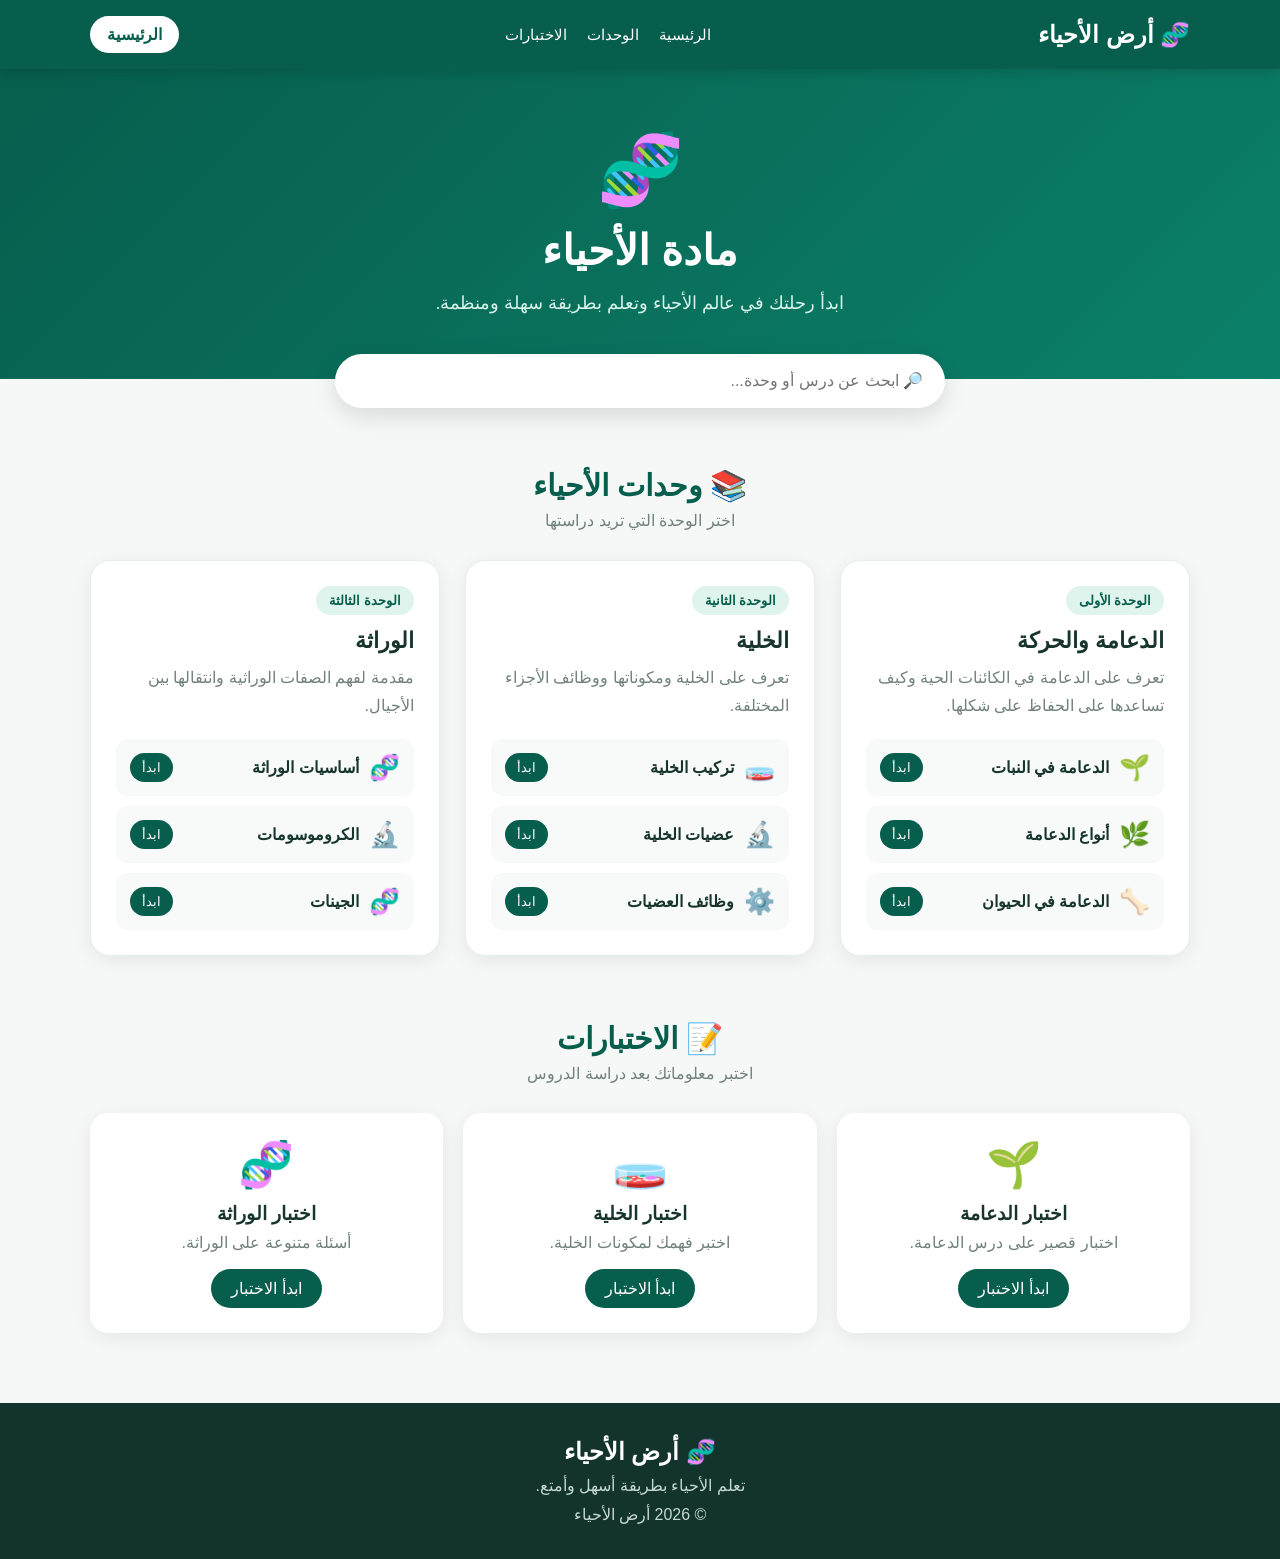
<file: biology/index.html>
<!DOCTYPE html>
<html lang="ar" dir="rtl">
<head>
  <meta charset="UTF-8">
  <meta name="viewport" content="width=device-width, initial-scale=1.0">

  <title>الأحياء | أرض الأحياء</title>
  <meta name="description" content="دروس ووحدات واختبارات مادة الأحياء - أرض الأحياء">

  <style>
    * {
      box-sizing: border-box;
      margin: 0;
      padding: 0;
      font-family: Arial, Tahoma, sans-serif;
    }

    body {
      background: #f5f8f7;
      color: #17352d;
    }

    /* الهيدر */
    header {
      background: #075e4d;
      color: white;
      padding: 16px 7%;
      display: flex;
      align-items: center;
      justify-content: space-between;
      gap: 20px;
      position: sticky;
      top: 0;
      z-index: 1000;
      box-shadow: 0 3px 12px rgba(0,0,0,.15);
    }

    .logo {
      color: white;
      text-decoration: none;
      font-size: 24px;
      font-weight: bold;
      white-space: nowrap;
    }

    nav {
      display: flex;
      gap: 20px;
      flex-wrap: wrap;
      justify-content: center;
    }

    nav a {
      color: white;
      text-decoration: none;
      font-size: 15px;
    }

    nav a:hover {
      color: #a8f0d8;
    }

    .home-btn {
      background: white;
      color: #075e4d;
      text-decoration: none;
      padding: 9px 17px;
      border-radius: 20px;
      font-weight: bold;
      white-space: nowrap;
    }

    /* العنوان */
    .hero {
      background: linear-gradient(135deg, #075e4d, #0b8069);
      color: white;
      padding: 60px 7%;
      text-align: center;
    }

    .hero-icon {
      font-size: 70px;
      margin-bottom: 15px;
    }

    .hero h1 {
      font-size: 42px;
      margin-bottom: 12px;
    }

    .hero p {
      color: #d8f4eb;
      font-size: 18px;
      line-height: 1.8;
    }

    /* البحث */
    .search-box {
      max-width: 650px;
      margin: -25px auto 40px;
      padding: 0 20px;
      position: relative;
      z-index: 5;
    }

    .search-box input {
      width: 100%;
      border: none;
      outline: none;
      padding: 18px 22px;
      border-radius: 35px;
      font-size: 16px;
      box-shadow: 0 8px 25px rgba(0,0,0,.12);
      direction: rtl;
    }

    /* المحتوى */
    main {
      padding: 20px 7% 70px;
    }

    .section-title {
      text-align: center;
      margin-bottom: 30px;
    }

    .section-title h2 {
      color: #075e4d;
      font-size: 30px;
      margin-bottom: 8px;
    }

    .section-title p {
      color: #71817c;
    }

    /* الوحدات */
    .units {
      display: grid;
      grid-template-columns: repeat(auto-fit, minmax(280px, 1fr));
      gap: 25px;
      margin-bottom: 65px;
    }

    .unit {
      background: white;
      border-radius: 20px;
      padding: 25px;
      box-shadow: 0 5px 20px rgba(0,0,0,.07);
      border: 1px solid #e4eeeb;
    }

    .unit-number {
      display: inline-block;
      background: #dff4ec;
      color: #075e4d;
      padding: 7px 13px;
      border-radius: 20px;
      font-size: 13px;
      font-weight: bold;
      margin-bottom: 13px;
    }

    .unit h3 {
      font-size: 22px;
      margin-bottom: 10px;
    }

    .unit-description {
      color: #71817c;
      line-height: 1.7;
      margin-bottom: 20px;
    }

    /* الدروس */
    .lesson-list {
      display: flex;
      flex-direction: column;
      gap: 10px;
    }

    .lesson {
      background: #f7faf9;
      border-radius: 12px;
      padding: 14px;
      display: flex;
      align-items: center;
      justify-content: space-between;
      gap: 10px;
    }

    .lesson-info {
      display: flex;
      align-items: center;
      gap: 10px;
    }

    .lesson-icon {
      font-size: 25px;
    }

    .lesson-name {
      font-weight: bold;
    }

    .lesson-btn {
      background: #075e4d;
      color: white;
      text-decoration: none;
      padding: 7px 12px;
      border-radius: 15px;
      font-size: 13px;
      white-space: nowrap;
    }

    /* الاختبارات */
    .tests {
      display: grid;
      grid-template-columns: repeat(auto-fit, minmax(230px, 1fr));
      gap: 20px;
    }

    .test {
      background: white;
      padding: 25px;
      border-radius: 18px;
      text-align: center;
      box-shadow: 0 5px 20px rgba(0,0,0,.07);
    }

    .test-icon {
      font-size: 45px;
      margin-bottom: 12px;
    }

    .test h3 {
      margin-bottom: 8px;
    }

    .test p {
      color: #71817c;
      margin-bottom: 17px;
    }

    .test-btn {
      display: inline-block;
      background: #075e4d;
      color: white;
      text-decoration: none;
      padding: 10px 20px;
      border-radius: 22px;
    }

    /* الفوتر */
    footer {
      background: #12342d;
      color: white;
      text-align: center;
      padding: 35px 7%;
    }

    footer p {
      color: #c5d8d3;
      margin-top: 10px;
    }

    /* الموبايل */
    @media (max-width: 700px) {
      header {
        flex-direction: column;
      }

      .hero h1 {
        font-size: 34px;
      }

      .hero p {
        font-size: 16px;
      }

      .lesson {
        align-items: flex-start;
      }

      .lesson-btn {
        padding: 6px 9px;
      }
    }
  </style>
</head>

<body>

  <!-- الهيدر -->
  <header>

    <a href="../index.html" class="logo">
      🧬 أرض الأحياء
    </a>

    <nav>
      <a href="../index.html">الرئيسية</a>
      <a href="#units">الوحدات</a>
      <a href="#tests">الاختبارات</a>
    </nav>

    <a href="../index.html" class="home-btn">
      الرئيسية
    </a>

  </header>


  <!-- مقدمة المادة -->
  <section class="hero">

    <div class="hero-icon">🧬</div>

    <h1>مادة الأحياء</h1>

    <p>
      ابدأ رحلتك في عالم الأحياء
      وتعلم بطريقة سهلة ومنظمة.
    </p>

  </section>


  <!-- البحث -->
  <div class="search-box">

    <input
      type="text"
      id="searchInput"
      placeholder="🔎 ابحث عن درس أو وحدة..."
      onkeyup="searchLessons()"
    >

  </div>


  <main>

    <!-- الوحدات -->
    <section id="units">

      <div class="section-title">

        <h2>📚 وحدات الأحياء</h2>

        <p>
          اختر الوحدة التي تريد دراستها
        </p>

      </div>


      <div class="units">

        <!-- الوحدة الأولى -->
        <div class="unit searchable">

          <span class="unit-number">
            الوحدة الأولى
          </span>

          <h3>الدعامة والحركة</h3>

          <p class="unit-description">
            تعرف على الدعامة في الكائنات الحية
            وكيف تساعدها على الحفاظ على شكلها.
          </p>

          <div class="lesson-list">

            <div class="lesson searchable">

              <div class="lesson-info">
                <span class="lesson-icon">🌱</span>
                <span class="lesson-name">
                  الدعامة في النبات
                </span>
              </div>

              <a href="#" class="lesson-btn">
                ابدأ
              </a>

            </div>


            <div class="lesson searchable">

              <div class="lesson-info">
                <span class="lesson-icon">🌿</span>
                <span class="lesson-name">
                  أنواع الدعامة
                </span>
              </div>

              <a href="#" class="lesson-btn">
                ابدأ
              </a>

            </div>


            <div class="lesson searchable">

              <div class="lesson-info">
                <span class="lesson-icon">🦴</span>
                <span class="lesson-name">
                  الدعامة في الحيوان
                </span>
              </div>

              <a href="#" class="lesson-btn">
                ابدأ
              </a>

            </div>

          </div>

        </div>


        <!-- الوحدة الثانية -->
        <div class="unit searchable">

          <span class="unit-number">
            الوحدة الثانية
          </span>

          <h3>الخلية</h3>

          <p class="unit-description">
            تعرف على الخلية ومكوناتها
            ووظائف الأجزاء المختلفة.
          </p>

          <div class="lesson-list">

            <div class="lesson searchable">

              <div class="lesson-info">
                <span class="lesson-icon">🧫</span>
                <span class="lesson-name">
                  تركيب الخلية
                </span>
              </div>

              <a href="#" class="lesson-btn">
                ابدأ
              </a>

            </div>


            <div class="lesson searchable">

              <div class="lesson-info">
                <span class="lesson-icon">🔬</span>
                <span class="lesson-name">
                  عضيات الخلية
                </span>
              </div>

              <a href="#" class="lesson-btn">
                ابدأ
              </a>

            </div>


            <div class="lesson searchable">

              <div class="lesson-info">
                <span class="lesson-icon">⚙️</span>
                <span class="lesson-name">
                  وظائف العضيات
                </span>
              </div>

              <a href="#" class="lesson-btn">
                ابدأ
              </a>

            </div>

          </div>

        </div>


        <!-- الوحدة الثالثة -->
        <div class="unit searchable">

          <span class="unit-number">
            الوحدة الثالثة
          </span>

          <h3>الوراثة</h3>

          <p class="unit-description">
            مقدمة لفهم الصفات الوراثية
            وانتقالها بين الأجيال.
          </p>

          <div class="lesson-list">

            <div class="lesson searchable">

              <div class="lesson-info">
                <span class="lesson-icon">🧬</span>
                <span class="lesson-name">
                  أساسيات الوراثة
                </span>
              </div>

              <a href="#" class="lesson-btn">
                ابدأ
              </a>

            </div>


            <div class="lesson searchable">

              <div class="lesson-info">
                <span class="lesson-icon">🔬</span>
                <span class="lesson-name">
                  الكروموسومات
                </span>
              </div>

              <a href="#" class="lesson-btn">
                ابدأ
              </a>

            </div>


            <div class="lesson searchable">

              <div class="lesson-info">
                <span class="lesson-icon">🧬</span>
                <span class="lesson-name">
                  الجينات
                </span>
              </div>

              <a href="#" class="lesson-btn">
                ابدأ
              </a>

            </div>

          </div>

        </div>

      </div>

    </section>


    <!-- الاختبارات -->
    <section id="tests">

      <div class="section-title">

        <h2>📝 الاختبارات</h2>

        <p>
          اختبر معلوماتك بعد دراسة الدروس
        </p>

      </div>


      <div class="tests">

        <div class="test">

          <div class="test-icon">🌱</div>

          <h3>اختبار الدعامة</h3>

          <p>
            اختبار قصير على درس الدعامة.
          </p>

          <a href="#" class="test-btn">
            ابدأ الاختبار
          </a>

        </div>


        <div class="test">

          <div class="test-icon">🧫</div>

          <h3>اختبار الخلية</h3>

          <p>
            اختبر فهمك لمكونات الخلية.
          </p>

          <a href="#" class="test-btn">
            ابدأ الاختبار
          </a>

        </div>


        <div class="test">

          <div class="test-icon">🧬</div>

          <h3>اختبار الوراثة</h3>

          <p>
            أسئلة متنوعة على الوراثة.
          </p>

          <a href="#" class="test-btn">
            ابدأ الاختبار
          </a>

        </div>

      </div>

    </section>

  </main>


  <!-- الفوتر -->
  <footer>

    <h2>🧬 أرض الأحياء</h2>

    <p>
      تعلم الأحياء بطريقة أسهل وأمتع.
    </p>

    <p>
      © 2026 أرض الأحياء
    </p>

  </footer>


  <script>

    function searchLessons() {

      const input =
        document.getElementById("searchInput").value.toLowerCase();

      const items =
        document.querySelectorAll(".searchable");

      items.forEach(function(item) {

        const text =
          item.innerText.toLowerCase();

        if (text.includes(input)) {
          item.style.display = "";
        } else {
          item.style.display = "none";
        }

      });

    }

  </script>

</body>
</html>
</file>
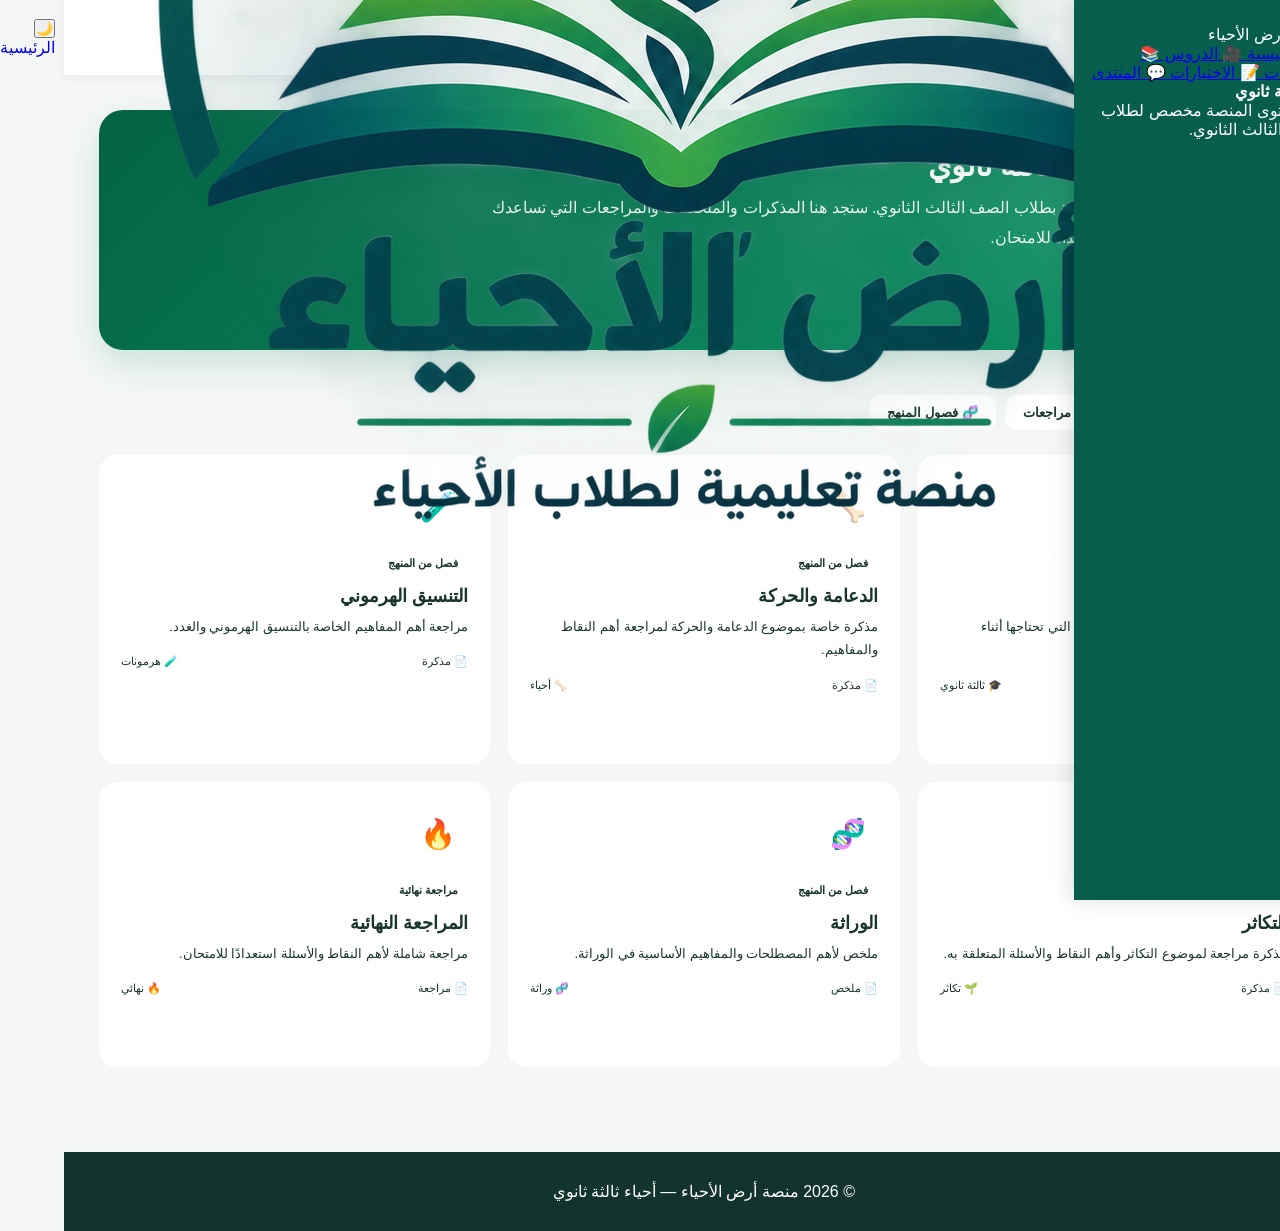
<file: notes/index.html>
<!DOCTYPE html>
<html lang="ar" dir="rtl">

<head>
  <meta charset="UTF-8">

  <meta name="viewport" content="width=device-width, initial-scale=1.0">

  <title>مذكرات أحياء ثالثة ثانوي | منصة أرض الأحياء</title>

  <meta name="description"
    content="مذكرات وملخصات ومراجعات مادة الأحياء للصف الثالث الثانوي على منصة أرض الأحياء.">

  <meta name="keywords"
    content="أحياء ثالثة ثانوي, مذكرات أحياء, ملخص أحياء, مراجعة أحياء, ثانوية عامة, منصة أرض الأحياء">

  <link rel="icon" href="../favicon.png">

  <link rel="stylesheet" href="../style.css">

  <style>

    .page-hero {
      background:
        radial-gradient(
          circle at 90% 15%,
          rgba(255,255,255,.15),
          transparent 25%
        ),
        linear-gradient(
          135deg,
          #056344,
          #0b9a67
        );

      color: white;

      padding: 38px;

      border-radius: 24px;

      margin-bottom: 25px;

      box-shadow:
        0 14px 35px rgba(8,127,85,.17);
    }

    .page-hero h1 {
      font-size: 30px;
      margin-bottom: 10px;
    }

    .page-hero p {
      line-height: 1.9;
      opacity: .95;
      max-width: 800px;
    }

    .back-btn {
      display: inline-block;

      margin-top: 20px;

      background: white;

      color: #056344;

      text-decoration: none;

      padding: 11px 19px;

      border-radius: 10px;

      font-weight: bold;

      font-size: 14px;
    }

    .filter-box {
      display: flex;

      gap: 10px;

      flex-wrap: wrap;

      margin-bottom: 25px;
    }

    .filter-btn {
      border: 1px solid var(--border);

      background: white;

      color: var(--text);

      padding: 10px 17px;

      border-radius: 10px;

      cursor: pointer;

      font-weight: bold;

      transition: .2s;
    }

    .filter-btn:hover,
    .filter-btn.active {
      background: var(--green);

      color: white;

      border-color: var(--green);
    }

    .notes-grid {
      display: grid;

      grid-template-columns:
        repeat(3, 1fr);

      gap: 18px;
    }

    .note-card {
      background: white;

      border: 1px solid var(--border);

      border-radius: 18px;

      padding: 22px;

      box-shadow: var(--shadow);

      transition: .2s;
    }

    .note-card:hover {
      transform: translateY(-4px);

      box-shadow:
        0 15px 35px rgba(20,70,50,.12);
    }

    .note-icon {
      width: 60px;
      height: 60px;

      display: grid;

      place-items: center;

      border-radius: 16px;

      background: var(--green-light);

      font-size: 29px;

      margin-bottom: 15px;
    }

    .note-badge {
      display: inline-block;

      background: var(--green-light);

      color: var(--green-dark);

      padding: 5px 10px;

      border-radius: 20px;

      font-size: 11px;

      font-weight: bold;

      margin-bottom: 10px;
    }

    .note-card h3 {
      font-size: 18px;

      margin-bottom: 8px;
    }

    .note-card p {
      color: var(--muted);

      font-size: 13px;

      line-height: 1.8;

      margin-bottom: 17px;
    }

    .note-info {
      display: flex;

      justify-content: space-between;

      align-items: center;

      color: var(--muted);

      font-size: 11px;

      margin-bottom: 13px;
    }

    .note-btn {
      display: block;

      text-align: center;

      background: var(--green);

      color: white;

      text-decoration: none;

      padding: 11px;

      border-radius: 10px;

      font-weight: bold;

      font-size: 13px;

      transition: .2s;
    }

    .note-btn:hover {
      background: var(--green-dark);

      transform: translateY(-1px);
    }

    .empty-message {
      display: none;

      text-align: center;

      background: white;

      border: 1px solid var(--border);

      border-radius: 18px;

      padding: 35px;

      color: var(--muted);

      margin-top: 20px;
    }

    @media (max-width: 1000px) {

      .notes-grid {
        grid-template-columns:
          repeat(2, 1fr);
      }

    }

    @media (max-width: 600px) {

      .page-hero {
        padding: 27px 20px;
      }

      .page-hero h1 {
        font-size: 24px;
      }

      .notes-grid {
        grid-template-columns: 1fr;
      }

    }

    body.dark .filter-btn {
      background: #17221d;
      color: white;
      border-color: #263b33;
    }

    body.dark .filter-btn:hover,
    body.dark .filter-btn.active {
      background: var(--green);
      color: white;
    }

    body.dark .note-card,
    body.dark .empty-message {
      background: #17221d;
      border-color: #263b33;
    }

  </style>

</head>


<body>


  <!-- =========================
       TOPBAR
  ========================== -->

  <header class="topbar">

    <a
      href="../index.html"
      class="brand"
    >

      <img
        src="../logo.png"
        alt="شعار منصة أرض الأحياء"
      >

      <div class="brand-text">

        <strong>
          منصة أرض الأحياء
        </strong>

        <span>
          أحياء ثالثة ثانوي
        </span>

      </div>

    </a>


    <div class="top-actions">

      <button
        class="icon-btn"
        onclick="toggleDarkMode()"
        title="الوضع الليلي"
      >
        🌙
      </button>

      <a
        href="../index.html"
        class="logout-btn"
        style="text-decoration:none;"
      >
        الرئيسية
      </a>

    </div>

  </header>


  <!-- =========================
       SIDEBAR
  ========================== -->

  <aside class="sidebar">

    <div class="sidebar-title">
      منصة أرض الأحياء
    </div>


    <a
      href="../index.html"
      class="nav-link"
    >

      <span class="nav-icon">
        🏠
      </span>

      <span>
        الرئيسية
      </span>

    </a>


    <a
      href="../videos/index.html"
      class="nav-link"
    >

      <span class="nav-icon">
        🎥
      </span>

      <span>
        الدروس
      </span>

    </a>


    <a
      href="index.html"
      class="nav-link active"
    >

      <span class="nav-icon">
        📚
      </span>

      <span>
        المذكرات
      </span>

    </a>


    <a
      href="../exams/index.html"
      class="nav-link"
    >

      <span class="nav-icon">
        📝
      </span>

      <span>
        الاختبارات
      </span>

    </a>


    <a
      href="../forum/index.html"
      class="nav-link"
    >

      <span class="nav-icon">
        💬
      </span>

      <span>
        المنتدى
      </span>

    </a>


    <div class="sidebar-card">

      <strong>
        🎓 ثالثة ثانوي
      </strong>

      <p>
        كل محتوى المنصة مخصص
        لطلاب الصف الثالث الثانوي.
      </p>

    </div>

  </aside>


  <!-- =========================
       MAIN
  ========================== -->

  <main>


    <!-- HERO -->

    <section class="page-hero">

      <h1>
        📚 مذكرات أحياء ثالثة ثانوي
      </h1>

      <p>
        مكتبة منصة أرض الأحياء الخاصة
        بطلاب الصف الثالث الثانوي.
        ستجد هنا المذكرات والملخصات
        والمراجعات التي تساعدك في دراسة
        مادة الأحياء والاستعداد للامتحان.
      </p>

      <a
        href="../index.html"
        class="back-btn"
      >
        ← العودة للرئيسية
      </a>

    </section>


    <!-- SEARCH -->

    <div class="search-box">

      <span>
        🔎
      </span>

      <input
        type="search"
        id="noteSearch"
        placeholder="ابحث عن مذكرة أو فصل..."
        oninput="searchNotes()"
      >

    </div>


    <!-- FILTER -->

    <div class="filter-box">

      <button
        class="filter-btn active"
        onclick="filterNotes('all', this)"
      >
        📚 الكل
      </button>

      <button
        class="filter-btn"
        onclick="filterNotes('summary', this)"
      >
        📖 ملخصات
      </button>

      <button
        class="filter-btn"
        onclick="filterNotes('revision', this)"
      >
        🔥 مراجعات
      </button>

      <button
        class="filter-btn"
        onclick="filterNotes('chapter', this)"
      >
        🧬 فصول المنهج
      </button>

    </div>


    <!-- NOTES -->

    <section class="notes-grid">


      <!-- NOTE 1 -->

      <article
        class="note-card searchable-note"
        data-type="summary"
        data-search="ملخص أحياء ثالثة ثانوي المنهج كامل"
      >

        <div class="note-icon">
          📖
        </div>

        <span class="note-badge">
          ثالثة ثانوي
        </span>

        <h3>
          ملخص منهج الأحياء
        </h3>

        <p>
          ملخص منظم لأهم المفاهيم
          والمعلومات التي تحتاجها
          أثناء مذاكرة منهج الأحياء.
        </p>

        <div class="note-info">

          <span>
            📄 ملخص
          </span>

          <span>
            🎓 ثالثة ثانوي
          </span>

        </div>

        <a
          href="#"
          class="note-btn"
          onclick="openNote(event, 'ملخص منهج الأحياء')"
        >
          فتح المذكرة
        </a>

      </article>


      <!-- NOTE 2 -->

      <article
        class="note-card searchable-note"
        data-type="chapter"
        data-search="الدعامة والحركة أحياء ثالثة ثانوي"
      >

        <div class="note-icon">
          🦴
        </div>

        <span class="note-badge">
          فصل من المنهج
        </span>

        <h3>
          الدعامة والحركة
        </h3>

        <p>
          مذكرة خاصة بموضوع الدعامة
          والحركة لمراجعة أهم النقاط
          والمفاهيم.
        </p>

        <div class="note-info">

          <span>
            📄 مذكرة
          </span>

          <span>
            🦴 أحياء
          </span>

        </div>

        <a
          href="#"
          class="note-btn"
          onclick="openNote(event, 'الدعامة والحركة')"
        >
          فتح المذكرة
        </a>

      </article>


      <!-- NOTE 3 -->

      <article
        class="note-card searchable-note"
        data-type="chapter"
        data-search="التنسيق الهرموني أحياء ثالثة ثانوي"
      >

        <div class="note-icon">
          🧪
        </div>

        <span class="note-badge">
          فصل من المنهج
        </span>

        <h3>
          التنسيق الهرموني
        </h3>

        <p>
          مراجعة أهم المفاهيم الخاصة
          بالتنسيق الهرموني والغدد.
        </p>

        <div class="note-info">

          <span>
            📄 مذكرة
          </span>

          <span>
            🧪 هرمونات
          </span>

        </div>

        <a
          href="#"
          class="note-btn"
          onclick="openNote(event, 'التنسيق الهرموني')"
        >
          فتح المذكرة
        </a>

      </article>


      <!-- NOTE 4 -->

      <article
        class="note-card searchable-note"
        data-type="chapter"
        data-search="التكاثر أحياء ثالثة ثانوي"
      >

        <div class="note-icon">
          🌱
        </div>

        <span class="note-badge">
          فصل من المنهج
        </span>

        <h3>
          التكاثر
        </h3>

        <p>
          مذكرة مراجعة لموضوع التكاثر
          وأهم النقاط والأسئلة المتعلقة به.
        </p>

        <div class="note-info">

          <span>
            📄 مذكرة
          </span>

          <span>
            🌱 تكاثر
          </span>

        </div>

        <a
          href="#"
          class="note-btn"
          onclick="openNote(event, 'التكاثر')"
        >
          فتح المذكرة
        </a>

      </article>


      <!-- NOTE 5 -->

      <article
        class="note-card searchable-note"
        data-type="chapter"
        data-search="الوراثة أحياء ثالثة ثانوي"
      >

        <div class="note-icon">
          🧬
        </div>

        <span class="note-badge">
          فصل من المنهج
        </span>

        <h3>
          الوراثة
        </h3>

        <p>
          ملخص لأهم المصطلحات والمفاهيم
          الأساسية في الوراثة.
        </p>

        <div class="note-info">

          <span>
            📄 ملخص
          </span>

          <span>
            🧬 وراثة
          </span>

        </div>

        <a
          href="#"
          class="note-btn"
          onclick="openNote(event, 'الوراثة')"
        >
          فتح المذكرة
        </a>

      </article>


      <!-- NOTE 6 -->

      <article
        class="note-card searchable-note"
        data-type="revision"
        data-search="مراجعة نهائية أحياء ثالثة ثانوي"
      >

        <div class="note-icon">
          🔥
        </div>

        <span class="note-badge">
          مراجعة نهائية
        </span>

        <h3>
          المراجعة النهائية
        </h3>

        <p>
          مراجعة شاملة لأهم النقاط
          والأسئلة استعدادًا للامتحان.
        </p>

        <div class="note-info">

          <span>
            📄 مراجعة
          </span>

          <span>
            🔥 نهائي
          </span>

        </div>

        <a
          href="#"
          class="note-btn"
          onclick="openNote(event, 'المراجعة النهائية')"
        >
          فتح المذكرة
        </a>

      </article>


    </section>


    <!-- EMPTY -->

    <div
      id="emptyMessage"
      class="empty-message"
    >

      🔎

      <br><br>

      لا توجد مذكرة مطابقة لبحثك.

    </div>


  </main>


  <!-- =========================
       FOOTER
  ========================== -->

  <footer>

    © <span id="year"></span>
    منصة أرض الأحياء —
    أحياء ثالثة ثانوي

  </footer>


  <!-- =========================
       SCRIPT
  ========================== -->

  <script src="../script.js"></script>


  <script>

    /* السنة */

    document.getElementById("year").textContent =
      new Date().getFullYear();


    /* البحث */

    function searchNotes() {

      const input =
        document.getElementById("noteSearch");

      const query =
        input.value
          .trim()
          .toLowerCase();

      const notes =
        document.querySelectorAll(
          ".searchable-note"
        );

      let visibleCount = 0;


      notes.forEach(function(note) {

        const text =
          (
            note.innerText +
            " " +
            (note.dataset.search || "")
          ).toLowerCase();


        if (
          !query ||
          text.includes(query)
        ) {

          note.style.display =
            "block";

          visibleCount++;

        } else {

          note.style.display =
            "none";

        }

      });


      updateEmptyMessage(visibleCount);

    }


    /* الفلترة */

    function filterNotes(
      type,
      button
    ) {

      const notes =
        document.querySelectorAll(
          ".searchable-note"
        );

      const buttons =
        document.querySelectorAll(
          ".filter-btn"
        );


      buttons.forEach(function(btn) {

        btn.classList.remove(
          "active"
        );

      });


      button.classList.add(
        "active"
      );


      document.getElementById(
        "noteSearch"
      ).value = "";


      let visibleCount = 0;


      notes.forEach(function(note) {

        if (
          type === "all" ||
          note.dataset.type === type
        ) {

          note.style.display =
            "block";

          visibleCount++;

        } else {

          note.style.display =
            "none";

        }

      });


      updateEmptyMessage(
        visibleCount
      );

    }


    /* رسالة عدم وجود نتائج */

    function updateEmptyMessage(
      count
    ) {

      const empty =
        document.getElementById(
          "emptyMessage"
        );


      if (!empty) {
        return;
      }


      if (count === 0) {

        empty.style.display =
          "block";

      } else {

        empty.style.display =
          "none";

      }

    }


    /* فتح المذكرة */

    function openNote(
      event,
      noteName
    ) {

      event.preventDefault();


      alert(
        "مذكرة " +
        noteName +
        " سيتم ربط ملف PDF الخاص بها هنا."
      );

    }

  </script>


</body>

</html>
</file>
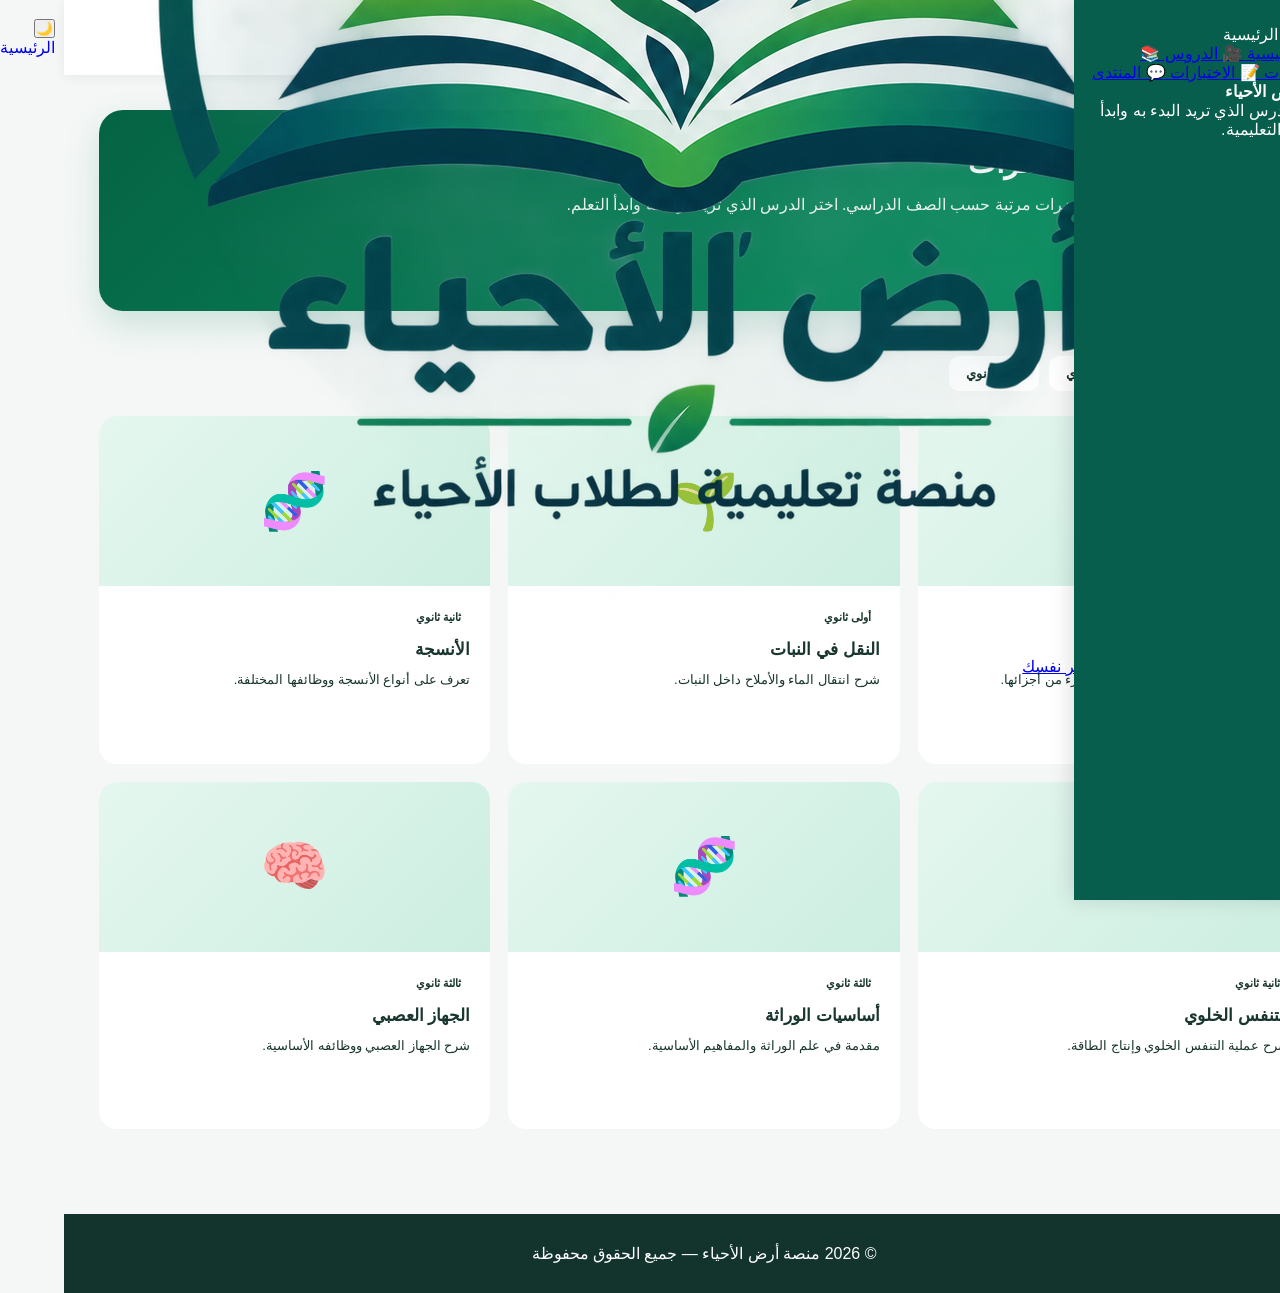
<file: videos/index.html>
<!DOCTYPE html>
<html lang="ar" dir="rtl">

<head>
  <meta charset="UTF-8">

  <meta name="viewport" content="width=device-width, initial-scale=1.0">

  <title>الدروس والمحاضرات | منصة أرض الأحياء</title>

  <meta name="description"
    content="دروس ومحاضرات الأحياء في منصة أرض الأحياء التعليمية.">

  <link rel="icon" href="../favicon.png">

  <link rel="stylesheet" href="../style.css">

  <style>

    .page-hero {
      background:
        linear-gradient(
          135deg,
          #056344,
          #0b9a67
        );

      color: white;

      padding: 35px;

      border-radius: 24px;

      margin-bottom: 25px;

      box-shadow:
        0 14px 35px rgba(8,127,85,.17);
    }

    .page-hero h1 {
      font-size: 30px;
      margin-bottom: 10px;
    }

    .page-hero p {
      line-height: 1.9;
      opacity: .94;
      max-width: 750px;
    }

    .back-btn {
      display: inline-block;

      margin-top: 20px;

      background: white;

      color: #056344;

      text-decoration: none;

      padding: 10px 18px;

      border-radius: 10px;

      font-weight: bold;

      font-size: 14px;
    }

    .filter-box {
      display: flex;

      gap: 10px;

      flex-wrap: wrap;

      margin-bottom: 25px;
    }

    .filter-btn {
      border: 1px solid var(--border);

      background: white;

      color: var(--text);

      padding: 10px 17px;

      border-radius: 10px;

      cursor: pointer;

      font-weight: bold;

      transition: .2s;
    }

    .filter-btn:hover,
    .filter-btn.active {
      background: var(--green);

      color: white;

      border-color: var(--green);
    }

    .lessons-grid {
      display: grid;

      grid-template-columns:
        repeat(3, 1fr);

      gap: 18px;
    }

    .lesson-card {
      background: white;

      border: 1px solid var(--border);

      border-radius: 18px;

      overflow: hidden;

      box-shadow: var(--shadow);

      transition: .2s;
    }

    .lesson-card:hover {
      transform: translateY(-4px);

      box-shadow:
        0 15px 35px rgba(20,70,50,.12);
    }

    .lesson-image {
      height: 170px;

      display: grid;

      place-items: center;

      background:
        linear-gradient(
          135deg,
          #e5f7ef,
          #cceee0
        );

      font-size: 55px;
    }

    .lesson-content {
      padding: 20px;
    }

    .lesson-badge {
      display: inline-block;

      background: var(--green-light);

      color: var(--green-dark);

      padding: 5px 9px;

      border-radius: 20px;

      font-size: 11px;

      font-weight: bold;

      margin-bottom: 10px;
    }

    .lesson-content h3 {
      margin-bottom: 8px;

      font-size: 17px;
    }

    .lesson-content p {
      color: var(--muted);

      font-size: 13px;

      line-height: 1.8;

      margin-bottom: 15px;
    }

    .lesson-btn {
      display: block;

      text-align: center;

      background: var(--green);

      color: white;

      text-decoration: none;

      padding: 11px;

      border-radius: 10px;

      font-weight: bold;

      font-size: 13px;
    }

    @media (max-width: 1000px) {

      .lessons-grid {
        grid-template-columns:
          repeat(2, 1fr);
      }

    }

    @media (max-width: 600px) {

      .page-hero {
        padding: 25px 20px;
      }

      .page-hero h1 {
        font-size: 24px;
      }

      .lessons-grid {
        grid-template-columns: 1fr;
      }

    }

    body.dark .filter-btn {
      background: #17221d;

      color: white;

      border-color: #263b33;
    }

    body.dark .filter-btn:hover,
    body.dark .filter-btn.active {
      background: var(--green);

      color: white;
    }

    body.dark .lesson-card {
      background: #17221d;

      border-color: #263b33;
    }

  </style>

</head>


<body>

  <!-- =========================
       TOPBAR
  ========================== -->

  <header class="topbar">

    <a
      href="../index.html"
      class="brand"
    >

      <img
        src="../logo.png"
        alt="منصة أرض الأحياء"
      >

      <div class="brand-text">

        <strong>
          منصة أرض الأحياء
        </strong>

        <span>
          تعلم • راجع • اختبر نفسك
        </span>

      </div>

    </a>


    <div class="top-actions">

      <button
        class="icon-btn"
        onclick="toggleDarkMode()"
        title="الوضع الليلي"
      >
        🌙
      </button>

      <a
        href="../index.html"
        class="logout-btn"
        style="text-decoration:none;"
      >
        الرئيسية
      </a>

    </div>

  </header>


  <!-- =========================
       SIDEBAR
  ========================== -->

  <aside class="sidebar">

    <div class="sidebar-title">
      القائمة الرئيسية
    </div>


    <a
      href="../index.html"
      class="nav-link"
    >

      <span class="nav-icon">
        🏠
      </span>

      <span>
        الرئيسية
      </span>

    </a>


    <a
      href="index.html"
      class="nav-link active"
    >

      <span class="nav-icon">
        🎥
      </span>

      <span>
        الدروس
      </span>

    </a>


    <a
      href="../notes/index.html"
      class="nav-link"
    >

      <span class="nav-icon">
        📚
      </span>

      <span>
        المذكرات
      </span>

    </a>


    <a
      href="../exams/index.html"
      class="nav-link"
    >

      <span class="nav-icon">
        📝
      </span>

      <span>
        الاختبارات
      </span>

    </a>


    <a
      href="../forum/index.html"
      class="nav-link"
    >

      <span class="nav-icon">
        💬
      </span>

      <span>
        المنتدى
      </span>

    </a>


    <div class="sidebar-card">

      <strong>
        🌱 أرض الأحياء
      </strong>

      <p>
        اختر الدرس الذي تريد البدء به
        وابدأ رحلتك التعليمية.
      </p>

    </div>

  </aside>


  <!-- =========================
       MAIN
  ========================== -->

  <main>


    <section class="page-hero">

      <h1>
        🎥 الدروس والمحاضرات
      </h1>

      <p>
        هنا ستجد دروس الأحياء والمحاضرات
        مرتبة حسب الصف الدراسي.
        اختر الدرس الذي تريد دراسته وابدأ التعلم.
      </p>

      <a
        href="../index.html"
        class="back-btn"
      >
        ← العودة للرئيسية
      </a>

    </section>


    <!-- SEARCH -->

    <div class="search-box">

      <span>
        🔎
      </span>

      <input
        type="search"
        id="lessonSearch"
        placeholder="ابحث عن درس..."
        oninput="searchLessons()"
      >

    </div>


    <!-- FILTER -->

    <div class="filter-box">

      <button
        class="filter-btn active"
        onclick="filterLessons('all', this)"
      >
        الكل
      </button>

      <button
        class="filter-btn"
        onclick="filterLessons('first', this)"
      >
        أولى ثانوي
      </button>

      <button
        class="filter-btn"
        onclick="filterLessons('second', this)"
      >
        ثانية ثانوي
      </button>

      <button
        class="filter-btn"
        onclick="filterLessons('third', this)"
      >
        ثالثة ثانوي
      </button>

    </div>


    <!-- LESSONS -->

    <section class="lessons-grid">


      <!-- LESSON 1 -->

      <article
        class="lesson-card searchable-lesson"
        data-grade="first"
        data-search="الخلية تركيب الخلية أولى ثانوي"
      >

        <div class="lesson-image">
          🔬
        </div>

        <div class="lesson-content">

          <span class="lesson-badge">
            أولى ثانوي
          </span>

          <h3>
            تركيب الخلية
          </h3>

          <p>
            تعرف على مكونات الخلية
            ووظيفة كل جزء من أجزائها.
          </p>

          <a
            href="#"
            class="lesson-btn"
            onclick="openLesson(event, 'تركيب الخلية')"
          >
            مشاهدة الدرس
          </a>

        </div>

      </article>


      <!-- LESSON 2 -->

      <article
        class="lesson-card searchable-lesson"
        data-grade="first"
        data-search="النقل في النبات أولى ثانوي"
      >

        <div class="lesson-image">
          🌱
        </div>

        <div class="lesson-content">

          <span class="lesson-badge">
            أولى ثانوي
          </span>

          <h3>
            النقل في النبات
          </h3>

          <p>
            شرح انتقال الماء والأملاح
            داخل النبات.
          </p>

          <a
            href="#"
            class="lesson-btn"
            onclick="openLesson(event, 'النقل في النبات')"
          >
            مشاهدة الدرس
          </a>

        </div>

      </article>


      <!-- LESSON 3 -->

      <article
        class="lesson-card searchable-lesson"
        data-grade="second"
        data-search="الأنسجة ثانية ثانوي"
      >

        <div class="lesson-image">
          🧬
        </div>

        <div class="lesson-content">

          <span class="lesson-badge">
            ثانية ثانوي
          </span>

          <h3>
            الأنسجة
          </h3>

          <p>
            تعرف على أنواع الأنسجة
            ووظائفها المختلفة.
          </p>

          <a
            href="#"
            class="lesson-btn"
            onclick="openLesson(event, 'الأنسجة')"
          >
            مشاهدة الدرس
          </a>

        </div>

      </article>


      <!-- LESSON 4 -->

      <article
        class="lesson-card searchable-lesson"
        data-grade="second"
        data-search="التنفس الخلوي ثانية ثانوي"
      >

        <div class="lesson-image">
          🫁
        </div>

        <div class="lesson-content">

          <span class="lesson-badge">
            ثانية ثانوي
          </span>

          <h3>
            التنفس الخلوي
          </h3>

          <p>
            شرح عملية التنفس الخلوي
            وإنتاج الطاقة.
          </p>

          <a
            href="#"
            class="lesson-btn"
            onclick="openLesson(event, 'التنفس الخلوي')"
          >
            مشاهدة الدرس
          </a>

        </div>

      </article>


      <!-- LESSON 5 -->

      <article
        class="lesson-card searchable-lesson"
        data-grade="third"
        data-search="الوراثة ثالثة ثانوي"
      >

        <div class="lesson-image">
          🧬
        </div>

        <div class="lesson-content">

          <span class="lesson-badge">
            ثالثة ثانوي
          </span>

          <h3>
            أساسيات الوراثة
          </h3>

          <p>
            مقدمة في علم الوراثة
            والمفاهيم الأساسية.
          </p>

          <a
            href="#"
            class="lesson-btn"
            onclick="openLesson(event, 'أساسيات الوراثة')"
          >
            مشاهدة الدرس
          </a>

        </div>

      </article>


      <!-- LESSON 6 -->

      <article
        class="lesson-card searchable-lesson"
        data-grade="third"
        data-search="الجهاز العصبي ثالثة ثانوي"
      >

        <div class="lesson-image">
          🧠
        </div>

        <div class="lesson-content">

          <span class="lesson-badge">
            ثالثة ثانوي
          </span>

          <h3>
            الجهاز العصبي
          </h3>

          <p>
            شرح الجهاز العصبي
            ووظائفه الأساسية.
          </p>

          <a
            href="#"
            class="lesson-btn"
            onclick="openLesson(event, 'الجهاز العصبي')"
          >
            مشاهدة الدرس
          </a>

        </div>

      </article>


    </section>

  </main>


  <footer>

    © <span id="year"></span>
    منصة أرض الأحياء —
    جميع الحقوق محفوظة

  </footer>


  <!-- =========================
       SCRIPT
  ========================== -->

  <script src="../script.js"></script>


  <script>

    /* السنة */

    document.getElementById("year").textContent =
      new Date().getFullYear();


    /* البحث */

    function searchLessons() {

      const input =
        document.getElementById("lessonSearch");

      const query =
        input.value
          .trim()
          .toLowerCase();


      const lessons =
        document.querySelectorAll(
          ".searchable-lesson"
        );


      lessons.forEach(function(lesson) {

        const text =
          (
            lesson.innerText +
            " " +
            (lesson.dataset.search || "")
          ).toLowerCase();


        if (
          !query ||
          text.includes(query)
        ) {

          lesson.style.display =
            "block";

        } else {

          lesson.style.display =
            "none";

        }

      });

    }


    /* فلترة الصفوف */

    function filterLessons(
      grade,
      button
    ) {

      const lessons =
        document.querySelectorAll(
          ".searchable-lesson"
        );


      const buttons =
        document.querySelectorAll(
          ".filter-btn"
        );


      buttons.forEach(function(btn) {

        btn.classList.remove("active");

      });


      button.classList.add("active");


      lessons.forEach(function(lesson) {

        if (
          grade === "all" ||
          lesson.dataset.grade === grade
        ) {

          lesson.style.display =
            "block";

        } else {

          lesson.style.display =
            "none";

        }

      });


      document.getElementById(
        "lessonSearch"
      ).value = "";

    }


    /* فتح الدرس */

    function openLesson(
      event,
      lessonName
    ) {

      event.preventDefault();

      alert(
        "درس " +
        lessonName +
        " سيتم إضافة محتواه قريبًا."
      );

    }

  </script>

</body>

</html>
</file>
<file: style.css>
* {
  box-sizing: border-box;
  margin: 0;
  padding: 0;
  font-family: Arial, Tahoma, sans-serif;
}

body {
  background: #f4f7f6;
  color: #18352e;
}

/* =========================
   القائمة الجانبية
========================= */

.sidebar {
  position: fixed;
  right: 0;
  top: 0;
  width: 270px;
  height: 100vh;
  background: #075e4d;
  color: white;
  padding: 25px 18px;
  z-index: 1000;
  box-shadow: -4px 0 20px rgba(0,0,0,.12);
  overflow-y: auto;
}

.logo {
  text-align: center;
  font-size: 25px;
  font-weight: bold;
  padding: 10px;
  margin-bottom: 30px;
}

.logo span {
  display: block;
  font-size: 45px;
  margin-bottom: 8px;
}

.menu-title {
  color: #a9d9cd;
  font-size: 13px;
  margin: 20px 12px 10px;
}

.menu a {
  display: flex;
  align-items: center;
  gap: 13px;
  color: white;
  text-decoration: none;
  padding: 13px 15px;
  border-radius: 12px;
  margin-bottom: 5px;
  transition: .2s;
}

.menu a:hover,
.menu a.active {
  background: rgba(255,255,255,.14);
}

.menu-icon {
  font-size: 21px;
}

/* =========================
   المحتوى
========================= */

.content {
  margin-right: 270px;
  min-height: 100vh;
}

/* =========================
   الشريط العلوي
========================= */

.topbar {
  height: 75px;
  background: white;
  display: flex;
  align-items: center;
  justify-content: space-between;
  padding: 0 35px;
  box-shadow: 0 2px 12px rgba(0,0,0,.06);
  position: sticky;
  top: 0;
  z-index: 100;
}

.page-title {
  font-size: 21px;
  font-weight: bold;
}

.profile {
  display: flex;
  align-items: center;
  gap: 10px;
}

.profile-icon {
  width: 42px;
  height: 42px;
  background: #dff4ec;
  border-radius: 50%;
  display: flex;
  align-items: center;
  justify-content: center;
  font-size: 21px;
}

/* زر القائمة في الهاتف */

.menu-button {
  display: none;
  border: 0;
  background: #075e4d;
  color: white;
  font-size: 24px;
  padding: 8px 12px;
  border-radius: 9px;
  cursor: pointer;
}

/* =========================
   المحتوى الرئيسي
========================= */

main {
  padding: 35px;
}

/* =========================
   الترحيب
========================= */

.welcome {
  background: linear-gradient(135deg,#075e4d,#0a8069);
  color: white;
  border-radius: 22px;
  padding: 35px;
  display: flex;
  align-items: center;
  justify-content: space-between;
  gap: 20px;
  margin-bottom: 30px;
}

.welcome h1 {
  font-size: 32px;
  margin-bottom: 12px;
}

.welcome p {
  color: #d8f4eb;
  line-height: 1.8;
  font-size: 16px;
}

.welcome-icon {
  font-size: 90px;
}

/* =========================
   العناوين
========================= */

.section-title {
  margin: 35px 0 18px;
}

.section-title h2 {
  color: #075e4d;
  font-size: 25px;
}

.section-title p {
  color: #74827e;
  margin-top: 6px;
}

/* =========================
   الكروت
========================= */

.cards {
  display: grid;
  grid-template-columns: repeat(4,1fr);
  gap: 18px;
}

.card {
  background: white;
  border-radius: 18px;
  padding: 23px;
  box-shadow: 0 5px 18px rgba(0,0,0,.06);
  transition: .2s;
}

.card:hover {
  transform: translateY(-4px);
  box-shadow: 0 10px 25px rgba(0,0,0,.10);
}

.card-icon {
  font-size: 40px;
  margin-bottom: 15px;
}

.card h3 {
  margin-bottom: 8px;
}

.card p {
  color: #71817c;
  line-height: 1.6;
  font-size: 14px;
}

.card a {
  display: inline-block;
  margin-top: 15px;
  color: #075e4d;
  font-weight: bold;
  text-decoration: none;
}

.card a:hover {
  text-decoration: underline;
}

/* =========================
   أحدث الدروس
========================= */

.lessons {
  display: grid;
  grid-template-columns: repeat(3,1fr);
  gap: 18px;
}

.lesson {
  background: white;
  border-radius: 18px;
  padding: 22px;
  box-shadow: 0 5px 18px rgba(0,0,0,.06);
  transition: .2s;
}

.lesson:hover {
  transform: translateY(-3px);
}

.lesson-top {
  display: flex;
  align-items: center;
  gap: 12px;
  margin-bottom: 13px;
}

.lesson-icon {
  width: 50px;
  height: 50px;
  background: #e3f5ef;
  border-radius: 12px;
  display: flex;
  align-items: center;
  justify-content: center;
  font-size: 27px;
}

.lesson p {
  color: #71817c;
  line-height: 1.7;
  font-size: 14px;
}

.lesson button {
  margin-top: 15px;
  border: 0;
  background: #075e4d;
  color: white;
  padding: 9px 17px;
  border-radius: 20px;
  cursor: pointer;
}

.lesson button:hover {
  background: #064c3f;
}

/* =========================
   الفوتر
========================= */

footer {
  margin-top: 50px;
  background: #12342d;
  color: white;
  text-align: center;
  padding: 30px;
}

footer h3 {
  margin-bottom: 8px;
}

footer p {
  color: #bfd4ce;
  margin-top: 8px;
}

/* =========================
   الموبايل
========================= */

@media (max-width: 1000px) {

  .cards {
    grid-template-columns: repeat(2,1fr);
  }

  .lessons {
    grid-template-columns: 1fr 1fr;
  }
}

@media (max-width: 700px) {

  .sidebar {
    right: -280px;
    transition: .3s;
  }

  .sidebar.open {
    right: 0;
  }

  .content {
    margin-right: 0;
  }

  .topbar {
    padding: 0 15px;
  }

  .menu-button {
    display: block;
  }

  main {
    padding: 20px 15px;
  }

  .welcome {
    padding: 25px;
  }

  .welcome h1 {
    font-size: 25px;
  }

  .welcome-icon {
    font-size: 60px;
  }

  .cards {
    grid-template-columns: 1fr;
  }

  .lessons {
    grid-template-columns: 1fr;
  }
}
</file>
